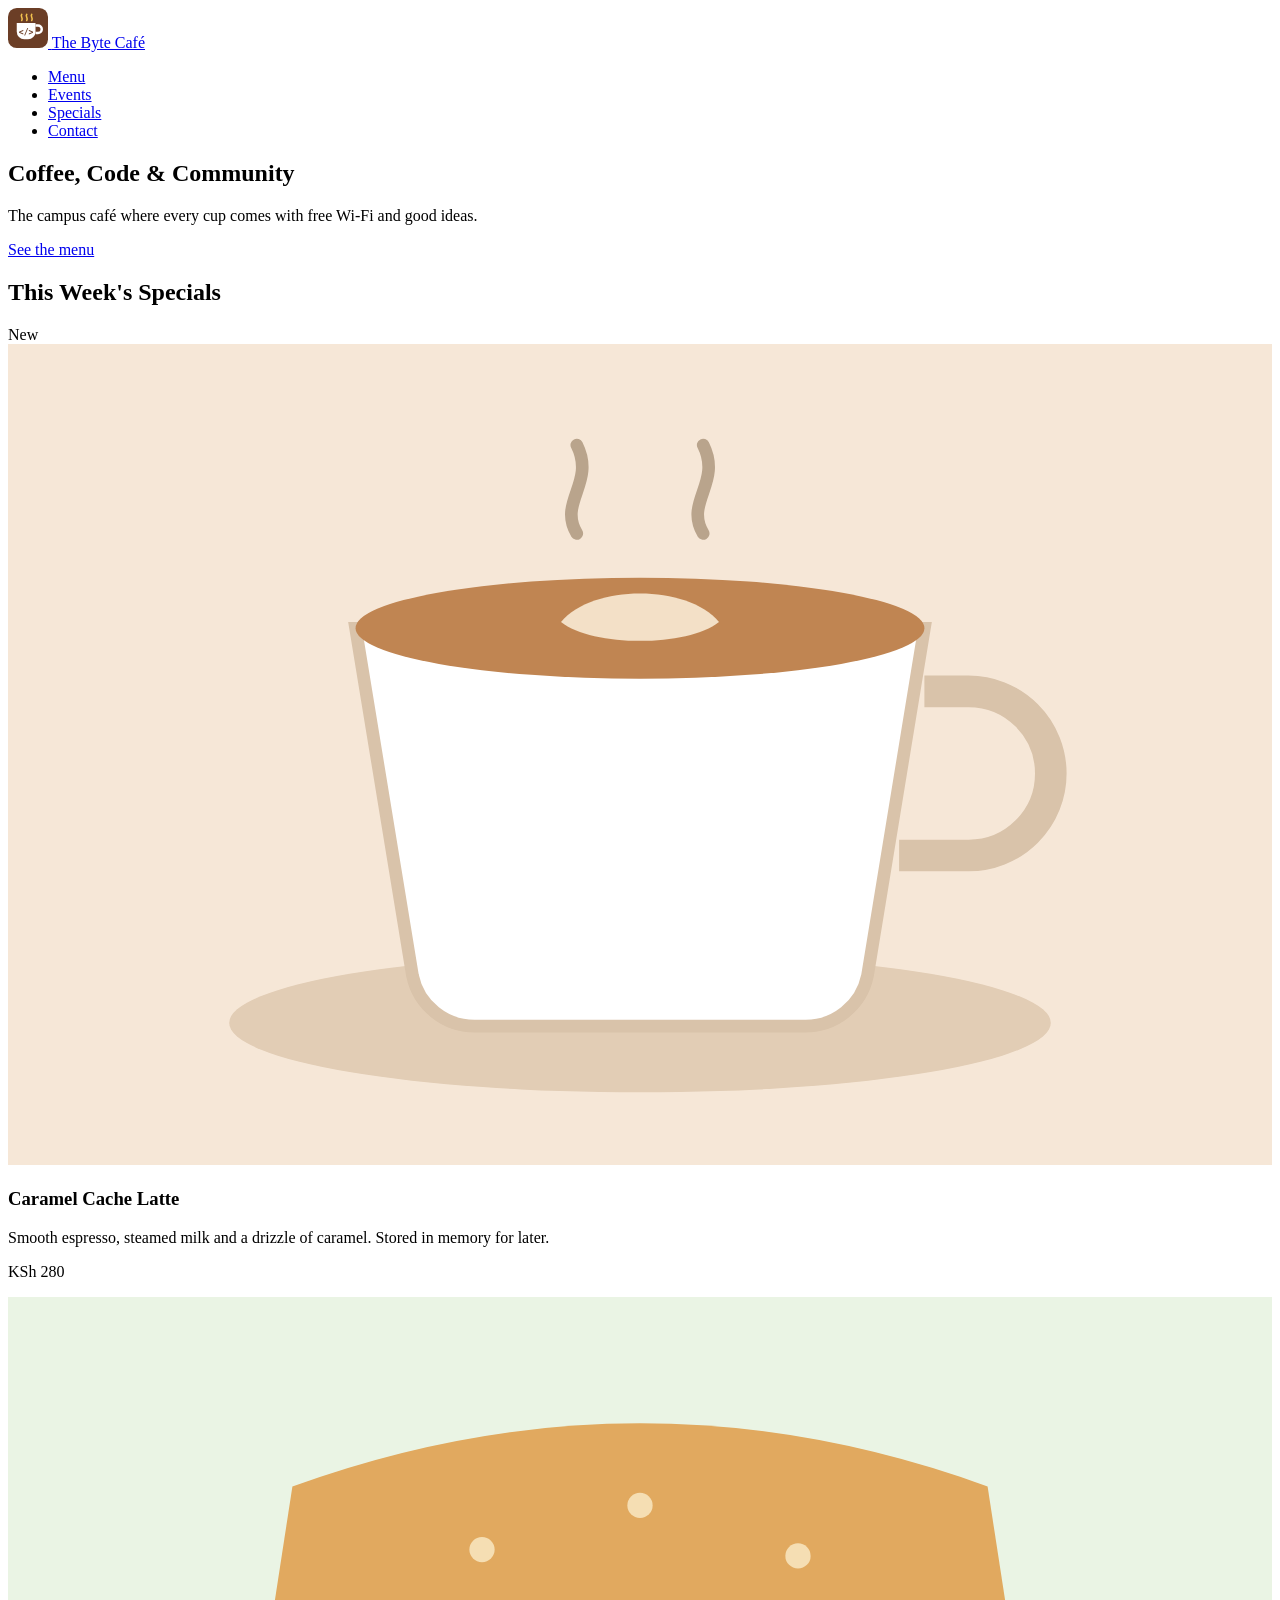
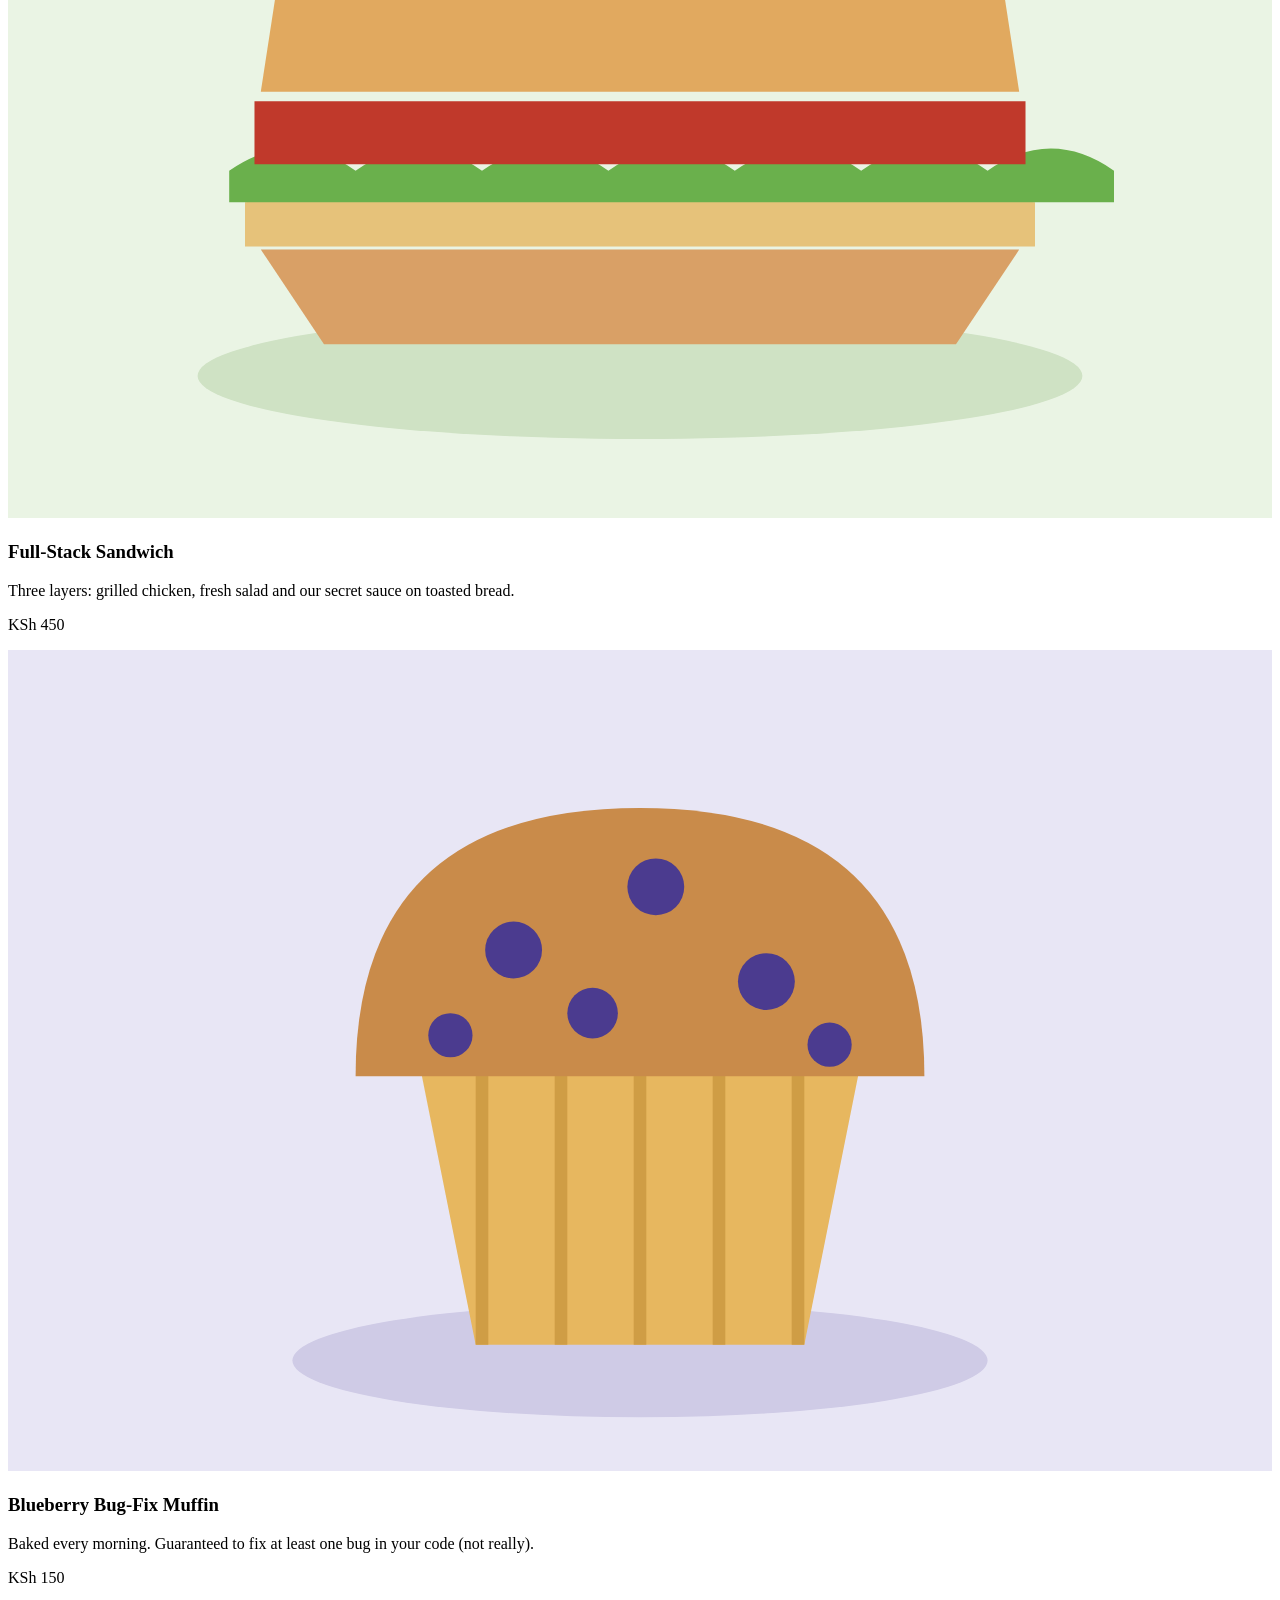
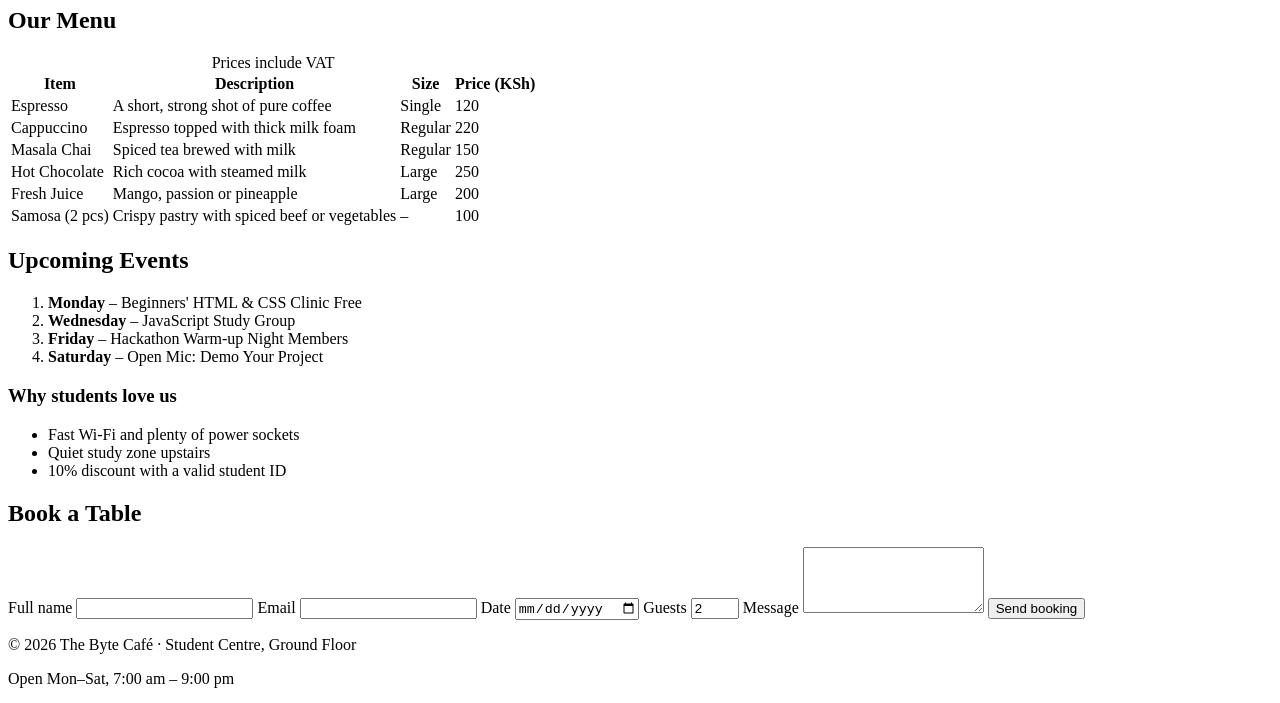
<file: index.html>
<!DOCTYPE html>
<html lang="en">
<head>
  <meta charset="UTF-8">
  <meta name="viewport" content="width=device-width, initial-scale=1">
  <title>The Byte Café – Campus Coffee &amp; Code</title>
  <!-- PART 1: link your external stylesheet on the next line -->

</head>
<body>

  <!-- ================= HEADER ================= -->
  <header class="site-header">
    <a href="#top" class="logo" id="top">
      <img src="images/logo.svg" alt="" width="40" height="40">
      <span>The Byte Café</span>
    </a>
    <nav aria-label="Main navigation">
      <ul class="nav-list">
        <li><a href="#menu">Menu</a></li>
        <li><a href="#events">Events</a></li>
        <li><a href="#specials">Specials</a></li>
        <li><a href="#contact">Contact</a></li>
      </ul>
    </nav>
  </header>

  <!-- ================= HERO ================= -->
  <section class="hero">
    <h1>Coffee, Code &amp; Community</h1>
    <p class="tagline">The campus café where every cup comes with free Wi-Fi and good ideas.</p>
    <a href="#menu" class="btn btn-primary">See the menu</a>
  </section>

  <main>

    <!-- ================= SPECIALS (cards) ================= -->
    <section id="specials" class="specials">
      <h2>This Week's Specials</h2>
      <div class="card-list">
        <article class="card">
          <span class="badge">New</span>
          <img src="images/latte.svg" alt="A caramel latte in a white cup">
          <h3>Caramel Cache Latte</h3>
          <p>Smooth espresso, steamed milk and a drizzle of caramel. Stored in memory for later.</p>
          <p class="price">KSh 280</p>
        </article>
        <article class="card">
          <img src="images/sandwich.svg" alt="A toasted chicken sandwich">
          <h3>Full-Stack Sandwich</h3>
          <p>Three layers: grilled chicken, fresh salad and our secret sauce on toasted bread.</p>
          <p class="price">KSh 450</p>
        </article>
        <article class="card">
          <img src="images/muffin.svg" alt="A blueberry muffin">
          <h3>Blueberry Bug-Fix Muffin</h3>
          <p>Baked every morning. Guaranteed to fix at least one bug in your code (not really).</p>
          <p class="price">KSh 150</p>
        </article>
      </div>
    </section>

    <!-- ================= MENU (table) ================= -->
    <section id="menu" class="menu">
      <h2>Our Menu</h2>
      <table class="menu-table">
        <caption>Prices include VAT</caption>
        <thead>
          <tr>
            <th scope="col">Item</th>
            <th scope="col">Description</th>
            <th scope="col">Size</th>
            <th scope="col">Price (KSh)</th>
          </tr>
        </thead>
        <tbody>
          <tr>
            <td>Espresso</td>
            <td>A short, strong shot of pure coffee</td>
            <td>Single</td>
            <td>120</td>
          </tr>
          <tr>
            <td>Cappuccino</td>
            <td>Espresso topped with thick milk foam</td>
            <td>Regular</td>
            <td>220</td>
          </tr>
          <tr>
            <td>Masala Chai</td>
            <td>Spiced tea brewed with milk</td>
            <td>Regular</td>
            <td>150</td>
          </tr>
          <tr>
            <td>Hot Chocolate</td>
            <td>Rich cocoa with steamed milk</td>
            <td>Large</td>
            <td>250</td>
          </tr>
          <tr>
            <td>Fresh Juice</td>
            <td>Mango, passion or pineapple</td>
            <td>Large</td>
            <td>200</td>
          </tr>
          <tr>
            <td>Samosa (2 pcs)</td>
            <td>Crispy pastry with spiced beef or vegetables</td>
            <td>–</td>
            <td>100</td>
          </tr>
        </tbody>
      </table>
    </section>

    <!-- ================= EVENTS (list) ================= -->
    <section id="events" class="events">
      <h2>Upcoming Events</h2>
      <ol class="event-list">
        <li><strong>Monday</strong> – Beginners' HTML &amp; CSS Clinic <span class="tag">Free</span></li>
        <li><strong>Wednesday</strong> – JavaScript Study Group</li>
        <li><strong>Friday</strong> – Hackathon Warm-up Night <span class="tag">Members</span></li>
        <li><strong>Saturday</strong> – Open Mic: Demo Your Project</li>
      </ol>
      <h3>Why students love us</h3>
      <ul class="feature-list">
        <li>Fast Wi-Fi and plenty of power sockets</li>
        <li>Quiet study zone upstairs</li>
        <li>10% discount with a valid student ID</li>
      </ul>
    </section>

    <!-- ================= CONTACT (form) ================= -->
    <section id="contact" class="contact">
      <h2>Book a Table</h2>
      <form class="booking-form" action="#" method="post">
        <label for="name">Full name</label>
        <input id="name" name="name" type="text" required>

        <label for="email">Email</label>
        <input id="email" name="email" type="email" required>

        <label for="date">Date</label>
        <input id="date" name="date" type="date">

        <label for="guests">Guests</label>
        <input id="guests" name="guests" type="number" min="1" max="12" value="2">

        <label for="message">Message</label>
        <textarea id="message" name="message" rows="4"></textarea>

        <button type="submit" class="btn btn-primary">Send booking</button>
      </form>
    </section>

  </main>

  <!-- ================= FOOTER ================= -->
  <footer class="site-footer">
    <p>&copy; 2026 The Byte Café · Student Centre, Ground Floor</p>
    <p>Open Mon–Sat, 7:00 am – 9:00 pm</p>
  </footer>

</body>
</html>
</file>
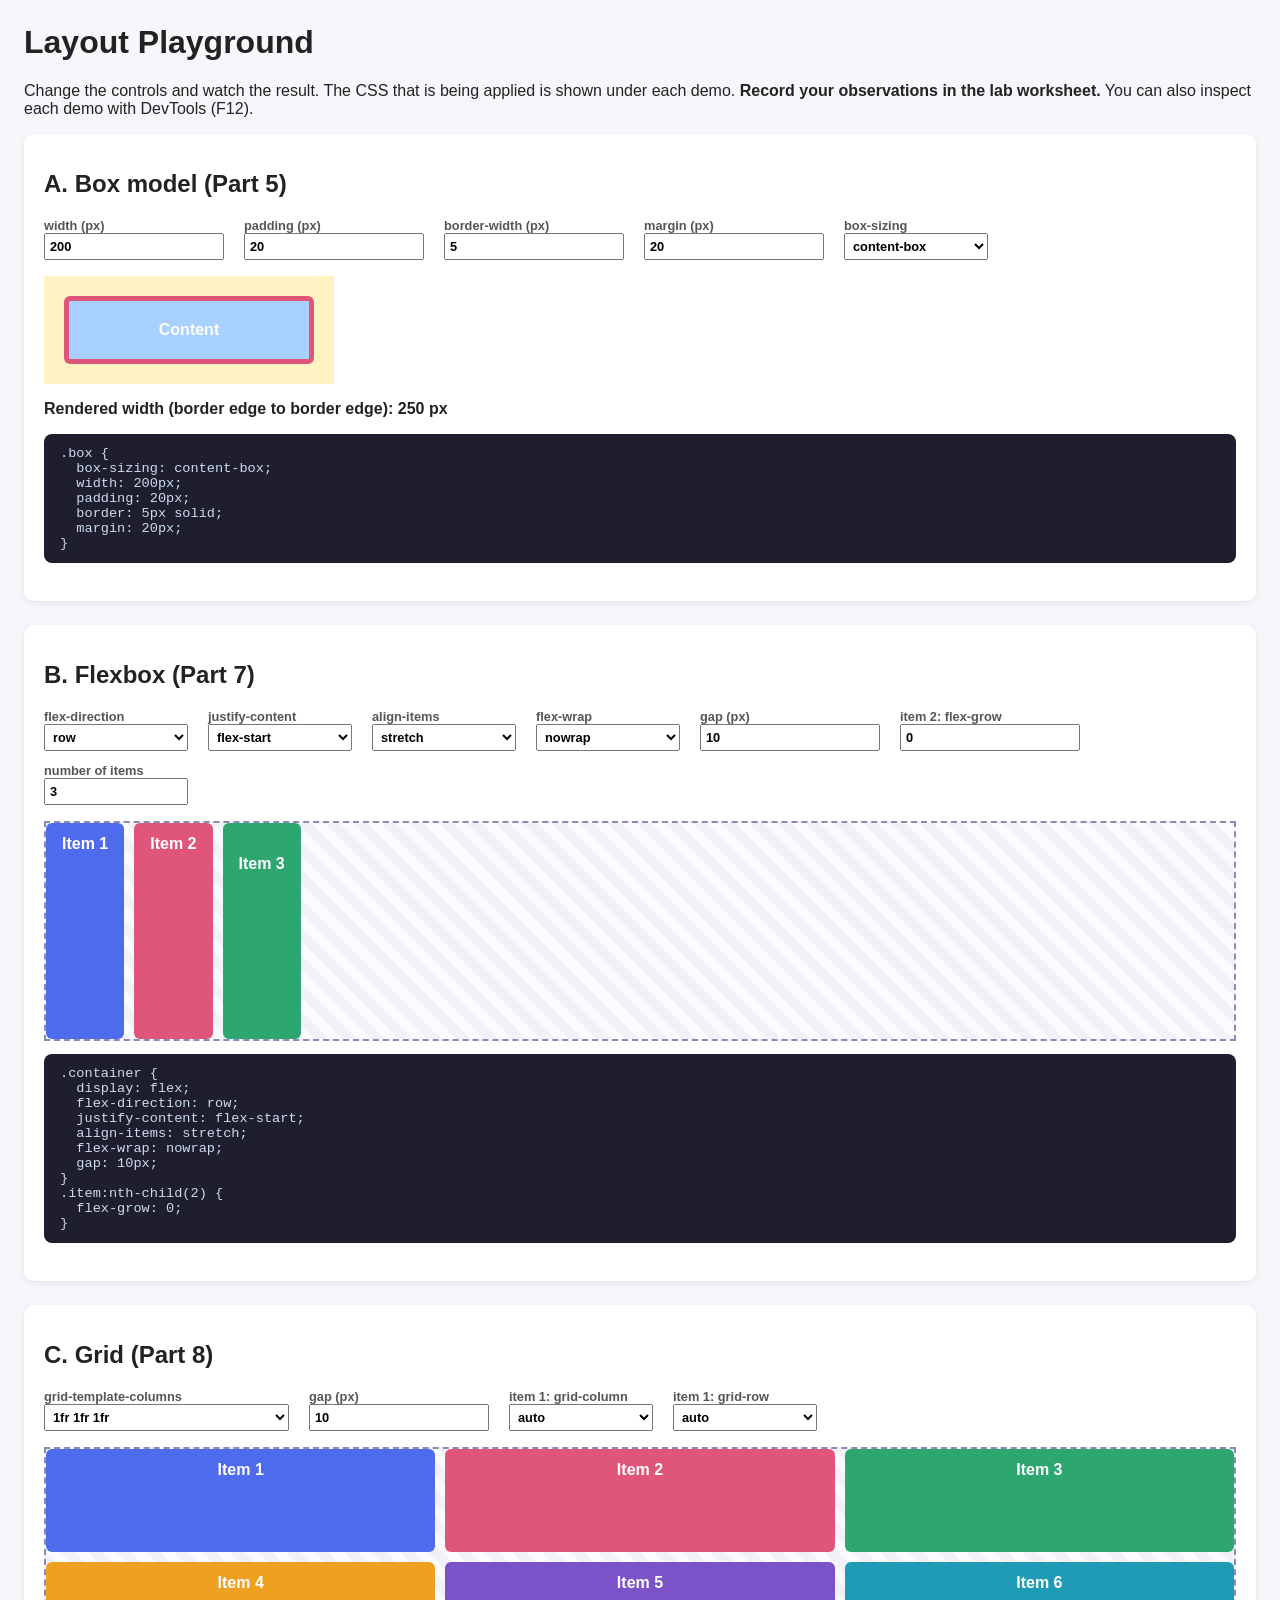
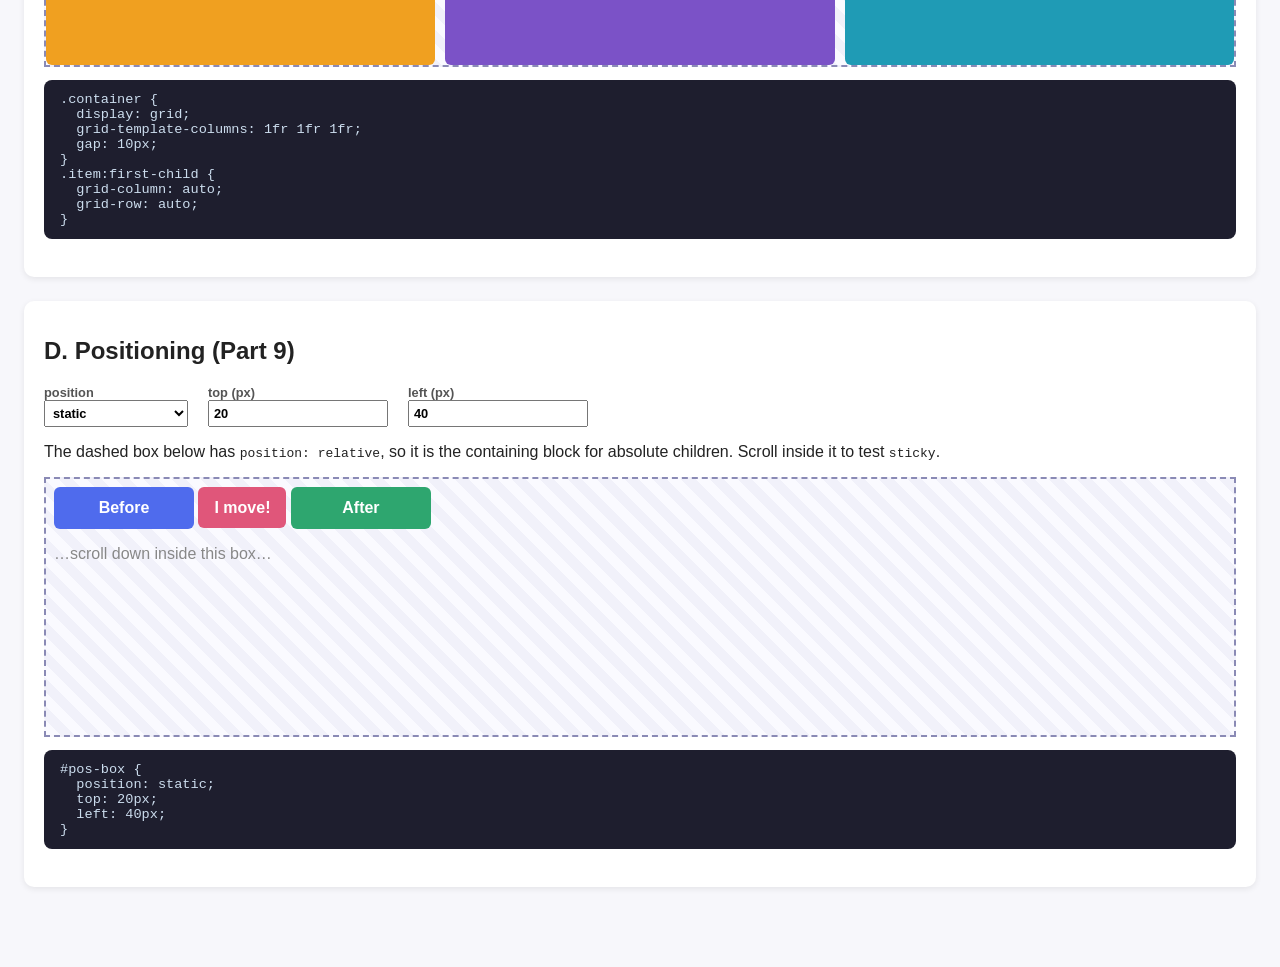
<file: exercises/layout-playground.html>
<!DOCTYPE html>
<html lang="en">
<head>
  <meta charset="UTF-8">
  <meta name="viewport" content="width=device-width, initial-scale=1">
  <title>Parts 5, 7, 8 &amp; 9 – Layout Playground</title>
  <style>
    * { box-sizing: border-box; }
    body { font-family: "Segoe UI", Arial, sans-serif; margin: 0; padding: 1.5rem; background: #f7f7fb; color: #222; }
    h1 { margin-top: 0; }
    section { background: #fff; border-radius: 10px; padding: 1rem 1.25rem 1.5rem; margin-bottom: 1.5rem; box-shadow: 0 2px 6px rgba(0,0,0,.08); }
    .controls { display: flex; flex-wrap: wrap; gap: .75rem 1.25rem; margin-bottom: 1rem; }
    .controls label { display: flex; flex-direction: column; font-size: .8rem; font-weight: 600; color: #555; }
    .controls select, .controls input { font: inherit; padding: .25rem; min-width: 9rem; }
    pre { background: #1e1e2e; color: #cde; padding: .75rem 1rem; border-radius: 8px; font-size: .85rem; overflow-x: auto; }
    .stage { border: 2px dashed #8a8ab5; min-height: 220px; background: repeating-linear-gradient(45deg,#fafaff,#fafaff 10px,#f1f1fa 10px,#f1f1fa 20px); }
    .item { background: #4f6bed; color: #fff; font-weight: 700; padding: .75rem 1rem; border-radius: 6px; text-align: center; }
    .item:nth-child(2) { background: #e0567a; }
    .item:nth-child(3) { background: #2ea66f; }
    .item:nth-child(4) { background: #f0a020; }
    .item:nth-child(5) { background: #7b52c7; }
    .item:nth-child(6) { background: #1f9bb5; }
    .tall { padding-top: 2rem; padding-bottom: 2rem; }

    /* box model demo */
    #bm-wrap { background: #fff3c4; display: inline-block; }
    #bm { background: #a8d1ff; border-style: solid; border-color: #e0567a; }
    #bm-wrap .note { font-size: .8rem; }

    /* positioning demo */
    #pos-stage { position: relative; height: 260px; overflow: auto; }
    #pos-stage .filler { height: 600px; padding: .5rem; color: #888; }
    #pos-box { width: 140px; background: #e0567a; }
    .ghost { display: inline-block; width: 140px; }
  </style>
</head>
<body>
  <h1>Layout Playground</h1>
  <p>Change the controls and watch the result. The CSS that is being applied is shown under each demo.
     <strong>Record your observations in the lab worksheet.</strong> You can also inspect each demo with DevTools (F12).</p>

  <!-- ============ BOX MODEL ============ -->
  <section id="box-model">
    <h2>A. Box model (Part 5)</h2>
    <div class="controls">
      <label>width (px)<input type="number" id="bm-width" value="200"></label>
      <label>padding (px)<input type="number" id="bm-padding" value="20"></label>
      <label>border-width (px)<input type="number" id="bm-border" value="5"></label>
      <label>margin (px)<input type="number" id="bm-margin" value="20"></label>
      <label>box-sizing
        <select id="bm-sizing"><option>content-box</option><option>border-box</option></select>
      </label>
    </div>
    <div id="bm-wrap"><div id="bm" class="item">Content</div></div>
    <p><strong>Rendered width (border edge to border edge): <span id="bm-out"></span> px</strong></p>
    <pre id="bm-code"></pre>
  </section>

  <!-- ============ FLEXBOX ============ -->
  <section id="flexbox">
    <h2>B. Flexbox (Part 7)</h2>
    <div class="controls">
      <label>flex-direction
        <select id="fx-direction"><option>row</option><option>row-reverse</option><option>column</option><option>column-reverse</option></select></label>
      <label>justify-content
        <select id="fx-justify"><option>flex-start</option><option>flex-end</option><option>center</option><option>space-between</option><option>space-around</option><option>space-evenly</option></select></label>
      <label>align-items
        <select id="fx-align"><option>stretch</option><option>flex-start</option><option>flex-end</option><option>center</option><option>baseline</option></select></label>
      <label>flex-wrap
        <select id="fx-wrap"><option>nowrap</option><option>wrap</option></select></label>
      <label>gap (px)<input type="number" id="fx-gap" value="10"></label>
      <label>item 2: flex-grow<input type="number" id="fx-grow" value="0" min="0"></label>
      <label>number of items<input type="number" id="fx-count" value="3" min="1" max="6"></label>
    </div>
    <div class="stage" id="fx-stage"></div>
    <pre id="fx-code"></pre>
  </section>

  <!-- ============ GRID ============ -->
  <section id="grid">
    <h2>C. Grid (Part 8)</h2>
    <div class="controls">
      <label>grid-template-columns
        <select id="gr-cols">
          <option>1fr 1fr 1fr</option>
          <option>1fr 2fr</option>
          <option>200px 1fr</option>
          <option>repeat(4, 1fr)</option>
          <option>repeat(auto-fit, minmax(150px, 1fr))</option>
        </select></label>
      <label>gap (px)<input type="number" id="gr-gap" value="10"></label>
      <label>item 1: grid-column
        <select id="gr-span"><option>auto</option><option>1 / 3</option><option>1 / -1</option><option>span 2</option></select></label>
      <label>item 1: grid-row
        <select id="gr-row"><option>auto</option><option>1 / 3</option><option>span 2</option></select></label>
    </div>
    <div class="stage" id="gr-stage"></div>
    <pre id="gr-code"></pre>
  </section>

  <!-- ============ POSITIONING ============ -->
  <section id="positioning">
    <h2>D. Positioning (Part 9)</h2>
    <div class="controls">
      <label>position
        <select id="ps-position"><option>static</option><option>relative</option><option>absolute</option><option>fixed</option><option>sticky</option></select></label>
      <label>top (px)<input type="number" id="ps-top" value="20"></label>
      <label>left (px)<input type="number" id="ps-left" value="40"></label>
    </div>
    <p>The dashed box below has <code>position: relative</code>, so it is the containing block for absolute children.
       Scroll inside it to test <code>sticky</code>.</p>
    <div class="stage" id="pos-stage">
      <div class="filler">
        <span class="item ghost">Before</span>
        <span class="item" id="pos-box">I move!</span>
        <span class="item ghost">After</span>
        <p>…scroll down inside this box…</p>
      </div>
    </div>
    <pre id="ps-code"></pre>
  </section>

<script>
  const $ = id => document.getElementById(id);

  function boxModel() {
    const w = +$('bm-width').value, p = +$('bm-padding').value, b = +$('bm-border').value,
          m = +$('bm-margin').value, s = $('bm-sizing').value, el = $('bm');
    Object.assign(el.style, { width: w + 'px', padding: p + 'px', borderWidth: b + 'px', margin: m + 'px', boxSizing: s });
    $('bm-out').textContent = Math.round(el.getBoundingClientRect().width);
    $('bm-code').textContent = `.box {\n  box-sizing: ${s};\n  width: ${w}px;\n  padding: ${p}px;\n  border: ${b}px solid;\n  margin: ${m}px;\n}`;
  }

  function flex() {
    const st = $('fx-stage'), n = +$('fx-count').value;
    st.innerHTML = '';
    for (let i = 1; i <= n; i++) {
      const d = document.createElement('div');
      d.className = 'item' + (i === 3 ? ' tall' : '');
      d.textContent = 'Item ' + i;
      st.appendChild(d);
    }
    const css = { display: 'flex', flexDirection: $('fx-direction').value, justifyContent: $('fx-justify').value,
                  alignItems: $('fx-align').value, flexWrap: $('fx-wrap').value, gap: $('fx-gap').value + 'px' };
    Object.assign(st.style, css);
    const g = +$('fx-grow').value;
    if (st.children[1]) st.children[1].style.flexGrow = g;
    $('fx-code').textContent =
`.container {\n  display: flex;\n  flex-direction: ${css.flexDirection};\n  justify-content: ${css.justifyContent};\n  align-items: ${css.alignItems};\n  flex-wrap: ${css.flexWrap};\n  gap: ${css.gap};\n}\n.item:nth-child(2) {\n  flex-grow: ${g};\n}`;
  }

  function grid() {
    const st = $('gr-stage');
    st.innerHTML = '';
    for (let i = 1; i <= 6; i++) {
      const d = document.createElement('div'); d.className = 'item'; d.textContent = 'Item ' + i; st.appendChild(d);
    }
    Object.assign(st.style, { display: 'grid', gridTemplateColumns: $('gr-cols').value, gap: $('gr-gap').value + 'px' });
    st.children[0].style.gridColumn = $('gr-span').value;
    st.children[0].style.gridRow = $('gr-row').value;
    $('gr-code').textContent =
`.container {\n  display: grid;\n  grid-template-columns: ${$('gr-cols').value};\n  gap: ${$('gr-gap').value}px;\n}\n.item:first-child {\n  grid-column: ${$('gr-span').value};\n  grid-row: ${$('gr-row').value};\n}`;
  }

  function pos() {
    const b = $('pos-box'), p = $('ps-position').value;
    Object.assign(b.style, { position: p, top: $('ps-top').value + 'px', left: $('ps-left').value + 'px' });
    $('ps-code').textContent = `#pos-box {\n  position: ${p};\n  top: ${$('ps-top').value}px;\n  left: ${$('ps-left').value}px;\n}`;
  }

  document.querySelectorAll('#box-model input, #box-model select').forEach(e => e.addEventListener('input', boxModel));
  document.querySelectorAll('#flexbox input, #flexbox select').forEach(e => e.addEventListener('input', flex));
  document.querySelectorAll('#grid input, #grid select').forEach(e => e.addEventListener('input', grid));
  document.querySelectorAll('#positioning input, #positioning select').forEach(e => e.addEventListener('input', pos));
  boxModel(); flex(); grid(); pos();
</script>
</body>
</html>
</file>
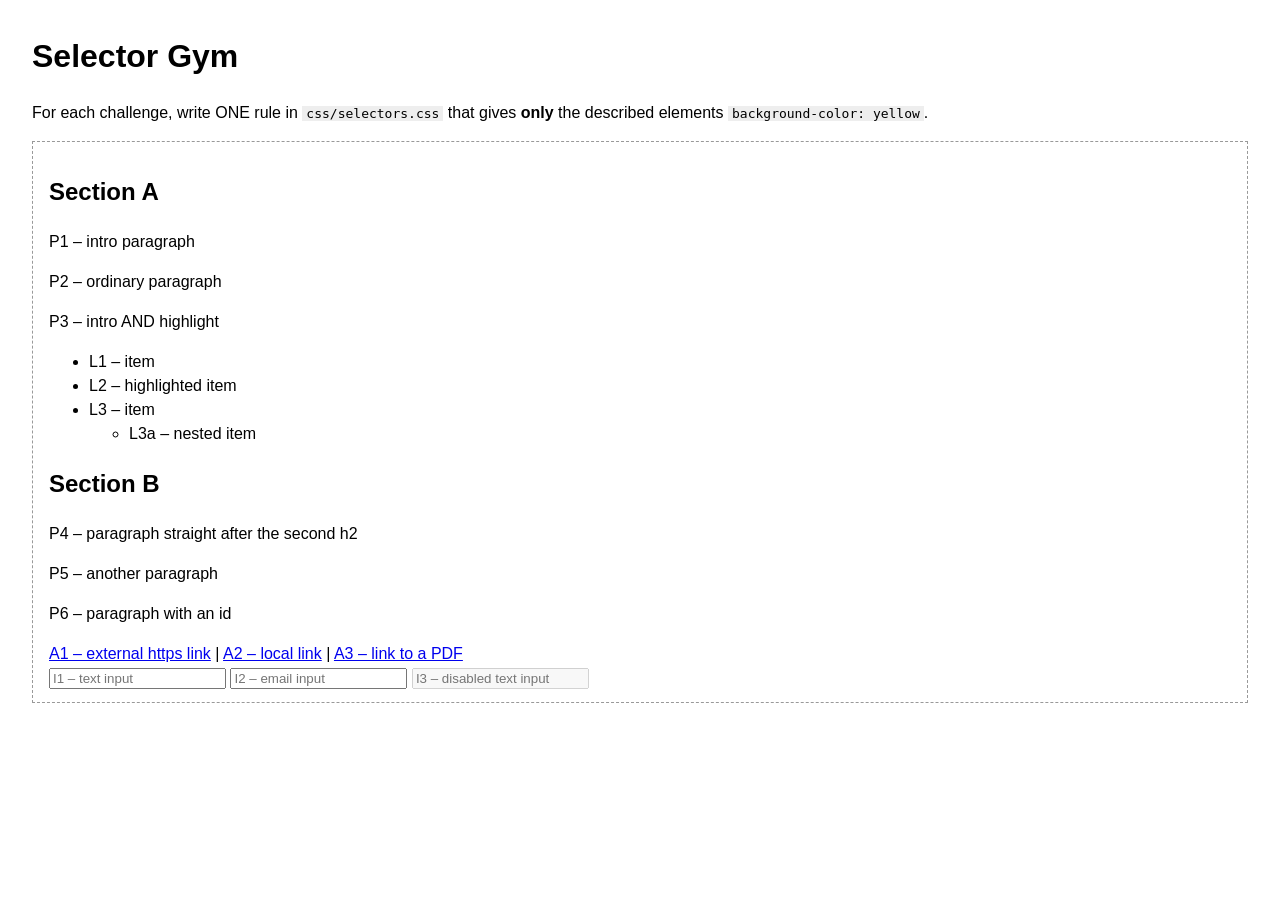
<file: exercises/selectors.html>
<!DOCTYPE html>
<html lang="en">
<head>
  <meta charset="UTF-8">
  <title>Part 2 – Selector Gym</title>
  <style>
    /* Helper styles – do not change */
    body { font-family: Arial, sans-serif; margin: 2rem; line-height: 1.5; }
    .box { border: 1px dashed #999; padding: 0.75rem 1rem; margin: 1rem 0; }
    code { background: #eee; padding: 0 4px; }
  </style>
  <!-- Write YOUR answers in css/selectors.css -->
  <link rel="stylesheet" href="css/selectors.css">
</head>
<body>
  <h1>Selector Gym</h1>
  <p>For each challenge, write ONE rule in <code>css/selectors.css</code> that gives
     <strong>only</strong> the described elements <code>background-color: yellow</code>.</p>

  <div class="box" id="gym">
    <h2>Section A</h2>
    <p class="intro">P1 – intro paragraph</p>
    <p>P2 – ordinary paragraph</p>
    <p class="intro highlight">P3 – intro AND highlight</p>
    <ul>
      <li>L1 – item</li>
      <li class="highlight">L2 – highlighted item</li>
      <li>L3 – item
        <ul>
          <li>L3a – nested item</li>
        </ul>
      </li>
    </ul>
    <h2>Section B</h2>
    <p>P4 – paragraph straight after the second h2</p>
    <p>P5 – another paragraph</p>
    <p id="special">P6 – paragraph with an id</p>
    <a href="https://developer.mozilla.org">A1 – external https link</a> |
    <a href="contact.html">A2 – local link</a> |
    <a href="guide.pdf">A3 – link to a PDF</a>
    <form>
      <input type="text" placeholder="I1 – text input">
      <input type="email" placeholder="I2 – email input">
      <input type="text" placeholder="I3 – disabled text input" disabled>
    </form>
  </div>
</body>
</html>
</file>
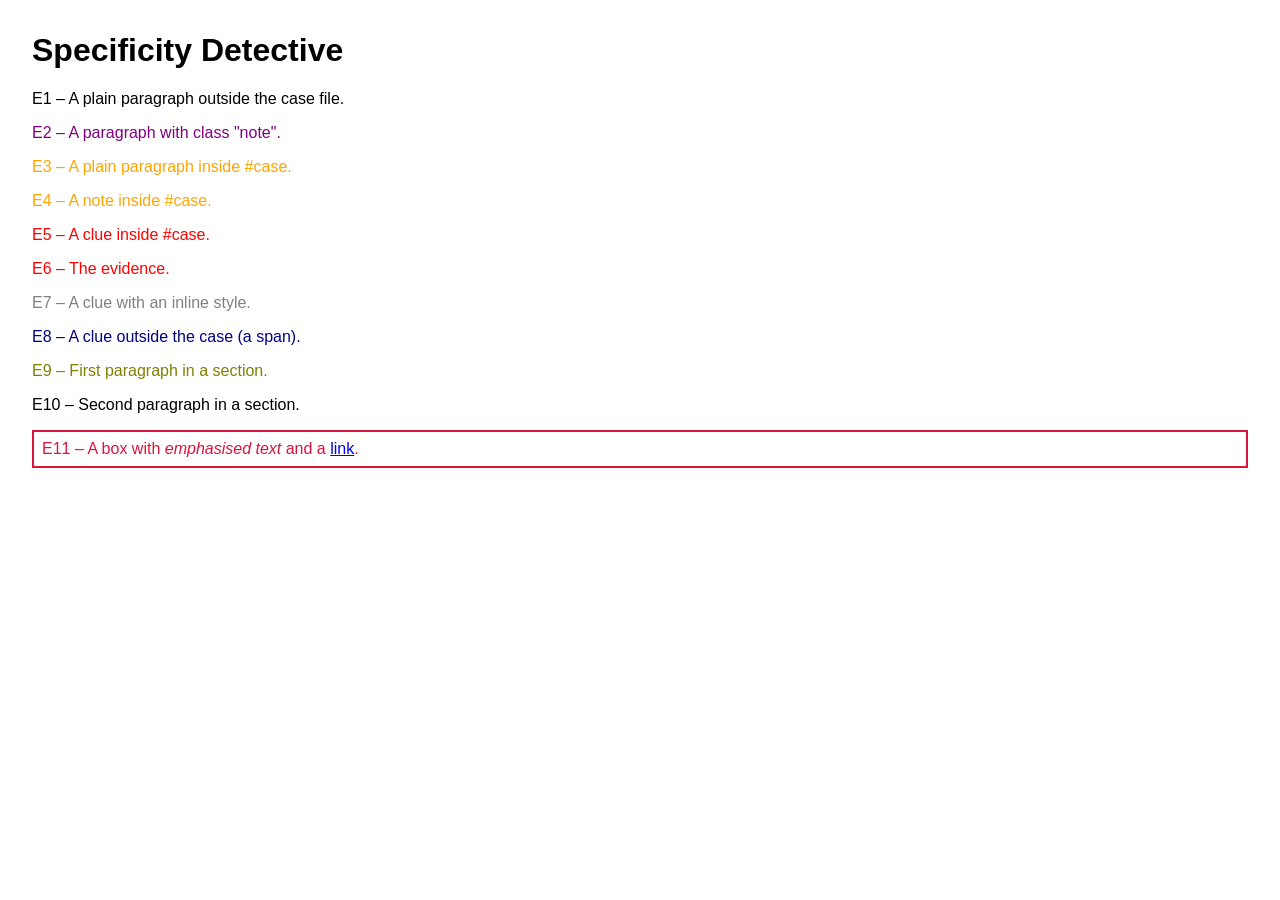
<file: exercises/specificity.html>
<!DOCTYPE html>
<html lang="en">
<head>
  <meta charset="UTF-8">
  <title>Part 3 – Specificity Detective</title>
  <style>
    body { font-family: Arial, sans-serif; margin: 2rem; }
    /* ====== DO NOT EDIT THESE RULES UNTIL STEP 3 ====== */
    /* R1 */ p              { color: black; }
    /* R2 */ .note          { color: green; }
    /* R3 */ #case p        { color: orange; }
    /* R4 */ p.note         { color: purple; }
    /* R5 */ .clue          { color: teal; }
    /* R6 */ div .clue      { color: brown; }
    /* R7 */ #case .clue    { color: red; }
    /* R8 */ .clue          { color: navy; }
    /* R9 */ #evidence      { color: magenta; }
    /* R10 */ section p:first-child { color: olive; }
    /* R11 */ .box          { color: crimson; border: 2px solid crimson; padding: .5rem; }
    /* ================================================== */
  </style>
</head>
<body>
  <h1>Specificity Detective</h1>

  <p>E1 – A plain paragraph outside the case file.</p>
  <p class="note">E2 – A paragraph with class "note".</p>

  <div id="case">
    <p>E3 – A plain paragraph inside #case.</p>
    <p class="note">E4 – A note inside #case.</p>
    <p class="clue">E5 – A clue inside #case.</p>
    <p class="clue" id="evidence">E6 – The evidence.</p>
    <p class="clue" style="color: gray;">E7 – A clue with an inline style.</p>
  </div>

  <span class="clue">E8 – A clue outside the case (a span).</span>

  <section>
    <p>E9 – First paragraph in a section.</p>
    <p>E10 – Second paragraph in a section.</p>
  </section>

  <div class="box">
    E11 – A box with <em>emphasised text</em> and a <a href="#">link</a>.
  </div>
</body>
</html>
</file>
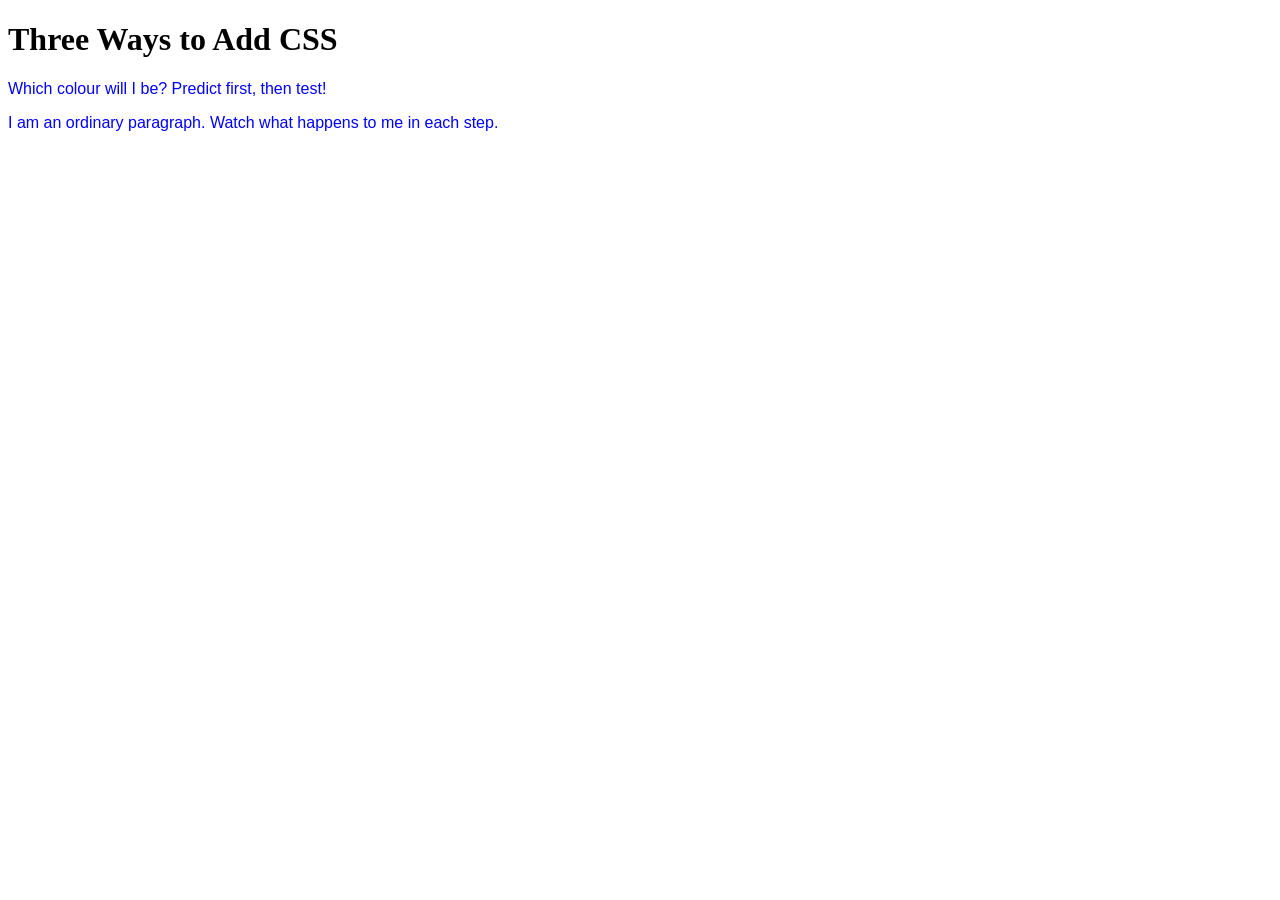
<file: exercises/three-ways.html>
<!DOCTYPE html>
<html lang="en">
<head>
  <meta charset="UTF-8">
  <title>Part 1 – Three ways to add CSS</title>

  <!-- STEP A: external stylesheet (already linked) -->
  <link rel="stylesheet" href="css/three-ways.css">

  <!-- STEP B: add an internal <style> element BELOW this comment -->

</head>
<body>
  <h1>Three Ways to Add CSS</h1>

  <!-- STEP C: add an inline style attribute to this paragraph -->
  <p id="target">Which colour will I be? Predict first, then test!</p>

  <p>I am an ordinary paragraph. Watch what happens to me in each step.</p>
</body>
</html>
</file>
<file: exercises/css/selectors.css>
/* =========================================================
   Part 2 – Selector Gym
   Test ONE challenge at a time: keep the challenge you are working
   on active and comment the others out with  /* ... */
   Record each selector and the elements it matched in the worksheet.
   ========================================================= */

/* S1  All paragraphs (type selector) */
/* ??? { background-color: yellow; } */

/* S2  Only elements with class "intro" (class selector) */

/* S3  Only the element that has BOTH classes intro and highlight */

/* S4  Only paragraph P6 (id selector) */

/* S5  Only the <li> with class "highlight" – not P3! (type + class) */

/* S6  Only the NESTED list item L3a (descendant combinator) */

/* S7  Every paragraph that comes IMMEDIATELY after an <h2> (adjacent sibling) */

/* S8  Every paragraph that comes AFTER an <h2> at the same level (general sibling)
       Question: why does it match more than you might expect? */

/* S9  Only links whose href STARTS WITH "https" (attribute selector) */

/* S10 Only links whose href ENDS WITH ".pdf" */

/* S11 Only the email input */

/* S12 Only disabled inputs (pseudo-class) */

/* S13 The FIRST list item in every list (pseudo-class) */

/* S14 Both <h2> headings AND paragraph P6 in one rule (grouping) */
</file>
<file: exercises/css/three-ways.css>
/* Part 1 – external stylesheet */
p {
  color: blue;
  font-family: Arial, sans-serif;
}
</file>
